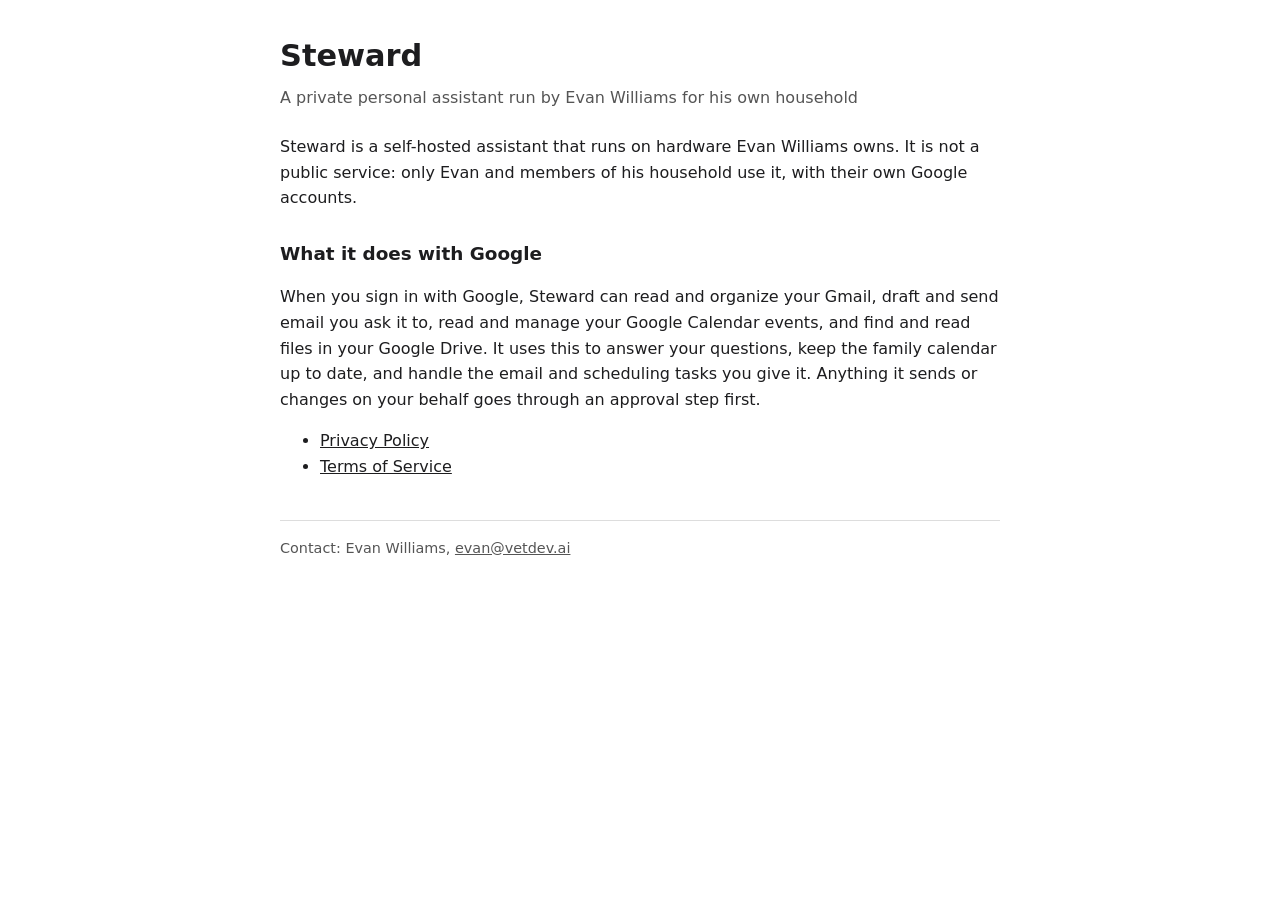
<file: index.html>
<!doctype html>
<html lang="en">
<head>
<meta charset="utf-8">
<meta name="viewport" content="width=device-width, initial-scale=1">
<title>Steward - personal assistant</title>
<link rel="stylesheet" href="style.css">
</head>
<body>
<main>
<h1>Steward</h1>
<p class="meta">A private personal assistant run by Evan Williams for his own household</p>

<p>Steward is a self-hosted assistant that runs on hardware Evan Williams owns. It is not a public service: only
Evan and members of his household use it, with their own Google accounts.</p>

<h2>What it does with Google</h2>
<p>When you sign in with Google, Steward can read and organize your Gmail, draft and send email you ask it to,
read and manage your Google Calendar events, and find and read files in your Google Drive. It uses this to answer
your questions, keep the family calendar up to date, and handle the email and scheduling tasks you give it. Anything
it sends or changes on your behalf goes through an approval step first.</p>

<ul>
<li><a href="privacy.html">Privacy Policy</a></li>
<li><a href="terms.html">Terms of Service</a></li>
</ul>

<footer>Contact: Evan Williams, <a href="mailto:evan@vetdev.ai">evan@vetdev.ai</a></footer>
</main>
</body>
</html>
</file>
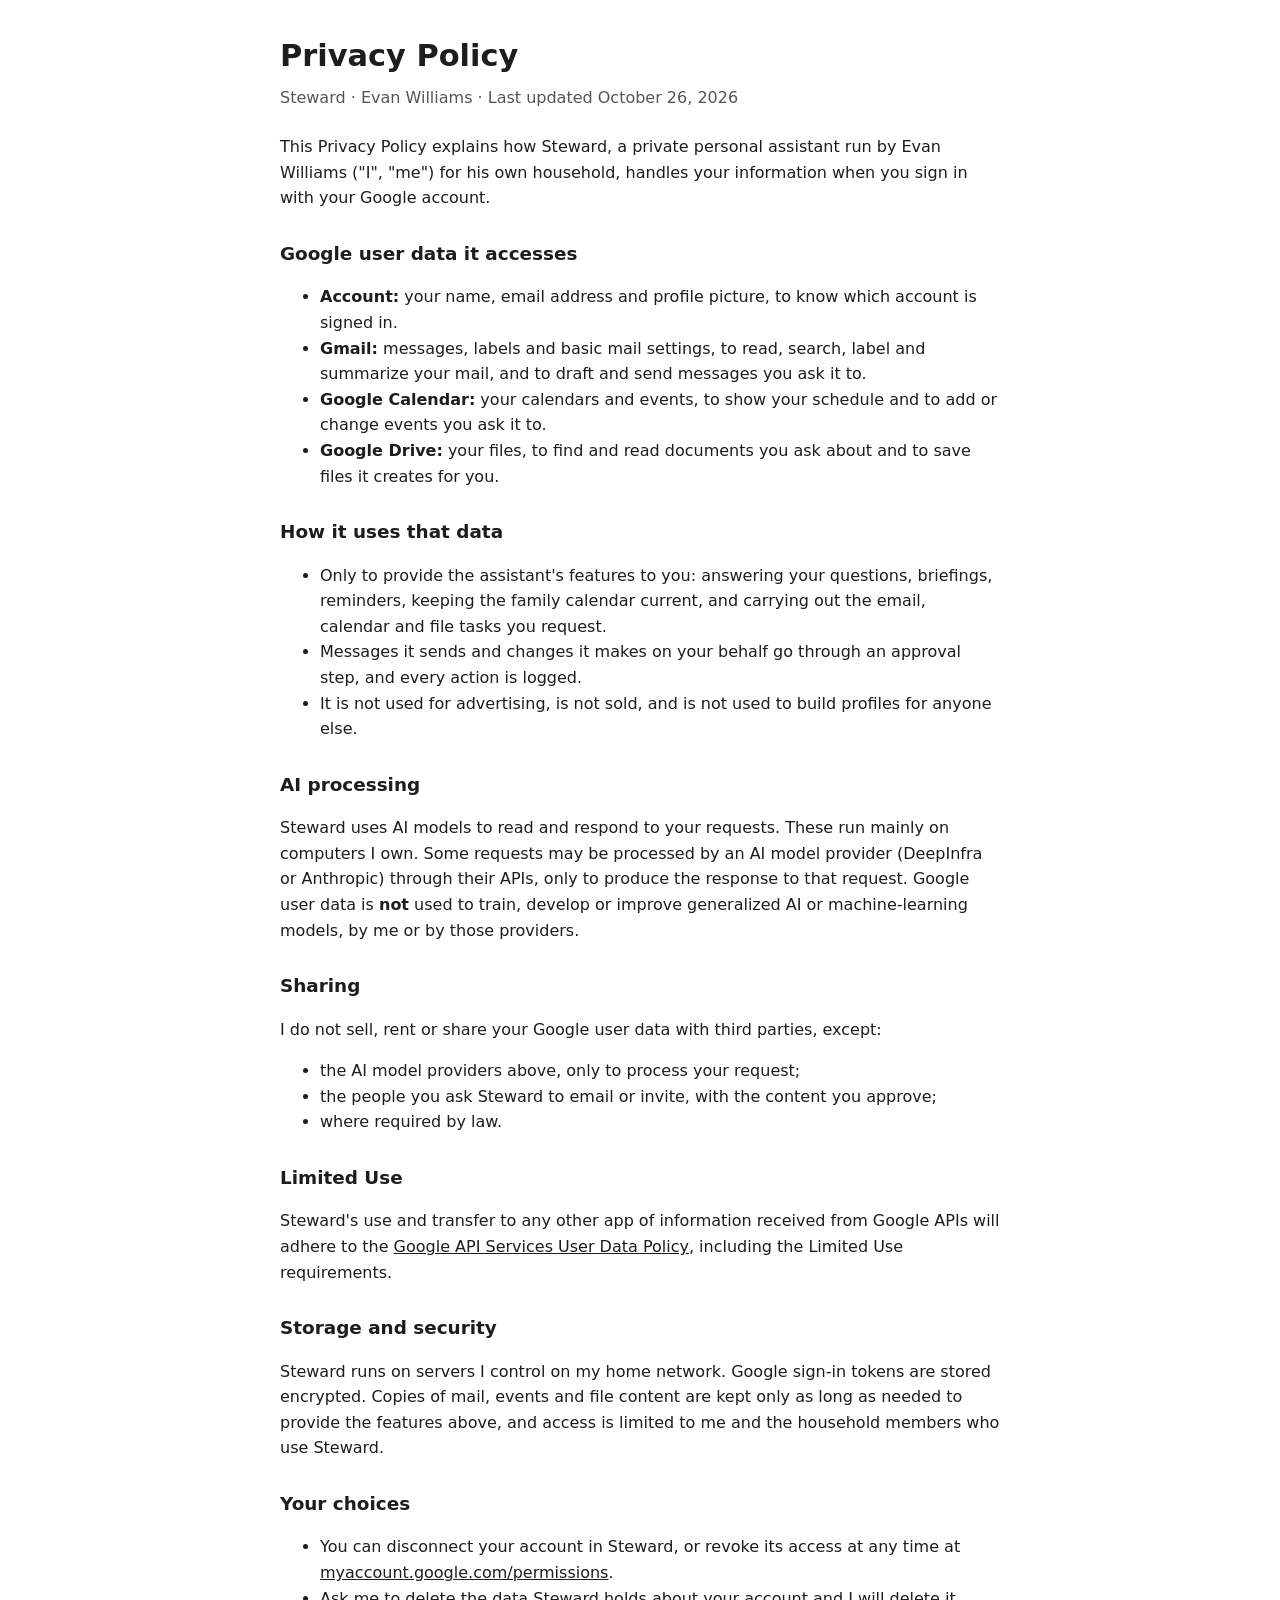
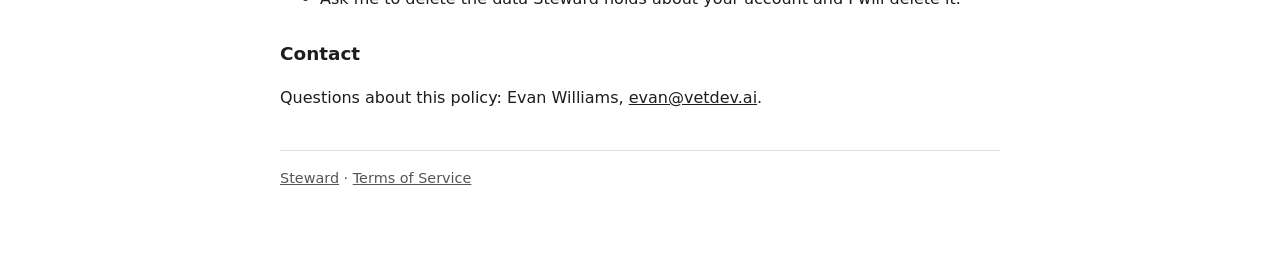
<file: privacy.html>
<!doctype html>
<html lang="en">
<head>
<meta charset="utf-8">
<meta name="viewport" content="width=device-width, initial-scale=1">
<title>Privacy Policy - Steward</title>
<link rel="stylesheet" href="style.css">
</head>
<body>
<main>
<h1>Privacy Policy</h1>
<p class="meta">Steward &middot; Evan Williams &middot; Last updated October 26, 2026</p>

<p>This Privacy Policy explains how Steward, a private personal assistant run by Evan Williams ("I", "me") for his
own household, handles your information when you sign in with your Google account.</p>

<h2>Google user data it accesses</h2>
<ul>
<li><strong>Account:</strong> your name, email address and profile picture, to know which account is signed
in.</li>
<li><strong>Gmail:</strong> messages, labels and basic mail settings, to read, search, label and summarize your
mail, and to draft and send messages you ask it to.</li>
<li><strong>Google Calendar:</strong> your calendars and events, to show your schedule and to add or change events
you ask it to.</li>
<li><strong>Google Drive:</strong> your files, to find and read documents you ask about and to save files it
creates for you.</li>
</ul>

<h2>How it uses that data</h2>
<ul>
<li>Only to provide the assistant's features to you: answering your questions, briefings, reminders, keeping the
family calendar current, and carrying out the email, calendar and file tasks you request.</li>
<li>Messages it sends and changes it makes on your behalf go through an approval step, and every action is
logged.</li>
<li>It is not used for advertising, is not sold, and is not used to build profiles for anyone else.</li>
</ul>

<h2>AI processing</h2>
<p>Steward uses AI models to read and respond to your requests. These run mainly on computers I own. Some requests
may be processed by an AI model provider (DeepInfra or Anthropic) through their APIs, only to produce the response
to that request. Google user data is <strong>not</strong> used to train, develop or improve generalized AI or
machine-learning models, by me or by those providers.</p>

<h2>Sharing</h2>
<p>I do not sell, rent or share your Google user data with third parties, except:</p>
<ul>
<li>the AI model providers above, only to process your request;</li>
<li>the people you ask Steward to email or invite, with the content you approve;</li>
<li>where required by law.</li>
</ul>

<h2>Limited Use</h2>
<p>Steward's use and transfer to any other app of information received from Google APIs will adhere to the
<a href="https://developers.google.com/terms/api-services-user-data-policy">Google API Services User Data Policy</a>,
including the Limited Use requirements.</p>

<h2>Storage and security</h2>
<p>Steward runs on servers I control on my home network. Google sign-in tokens are stored encrypted. Copies of
mail, events and file content are kept only as long as needed to provide the features above, and access is limited
to me and the household members who use Steward.</p>

<h2>Your choices</h2>
<ul>
<li>You can disconnect your account in Steward, or revoke its access at any time at
<a href="https://myaccount.google.com/permissions">myaccount.google.com/permissions</a>.</li>
<li>Ask me to delete the data Steward holds about your account and I will delete it.</li>
</ul>

<h2>Contact</h2>
<p>Questions about this policy: Evan Williams, <a href="mailto:evan@vetdev.ai">evan@vetdev.ai</a>.</p>

<footer><a href="index.html">Steward</a> &middot; <a href="terms.html">Terms of Service</a></footer>
</main>
</body>
</html>
</file>
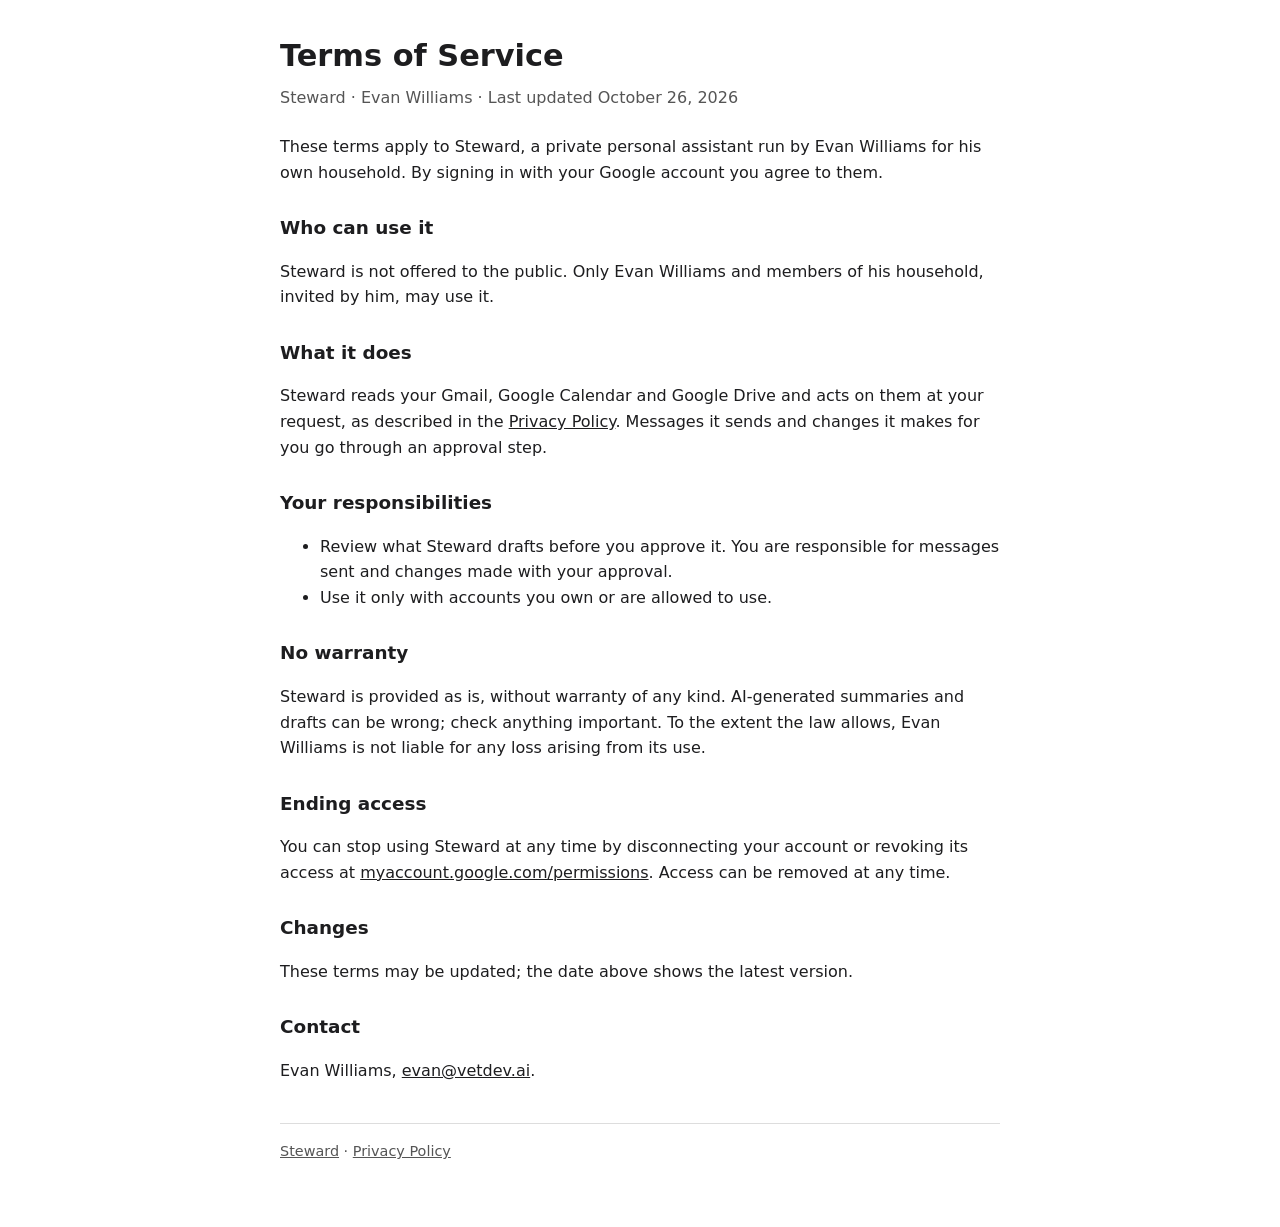
<file: terms.html>
<!doctype html>
<html lang="en">
<head>
<meta charset="utf-8">
<meta name="viewport" content="width=device-width, initial-scale=1">
<title>Terms of Service - Steward</title>
<link rel="stylesheet" href="style.css">
</head>
<body>
<main>
<h1>Terms of Service</h1>
<p class="meta">Steward &middot; Evan Williams &middot; Last updated October 26, 2026</p>

<p>These terms apply to Steward, a private personal assistant run by Evan Williams for his own household. By
signing in with your Google account you agree to them.</p>

<h2>Who can use it</h2>
<p>Steward is not offered to the public. Only Evan Williams and members of his household, invited by him, may use
it.</p>

<h2>What it does</h2>
<p>Steward reads your Gmail, Google Calendar and Google Drive and acts on them at your request, as described in
the <a href="privacy.html">Privacy Policy</a>. Messages it sends and changes it makes for you go through an approval
step.</p>

<h2>Your responsibilities</h2>
<ul>
<li>Review what Steward drafts before you approve it. You are responsible for messages sent and changes made with
your approval.</li>
<li>Use it only with accounts you own or are allowed to use.</li>
</ul>

<h2>No warranty</h2>
<p>Steward is provided as is, without warranty of any kind. AI-generated summaries and drafts can be wrong; check
anything important. To the extent the law allows, Evan Williams is not liable for any loss arising from its
use.</p>

<h2>Ending access</h2>
<p>You can stop using Steward at any time by disconnecting your account or revoking its access at
<a href="https://myaccount.google.com/permissions">myaccount.google.com/permissions</a>. Access can be removed at any
time.</p>

<h2>Changes</h2>
<p>These terms may be updated; the date above shows the latest version.</p>

<h2>Contact</h2>
<p>Evan Williams, <a href="mailto:evan@vetdev.ai">evan@vetdev.ai</a>.</p>

<footer><a href="index.html">Steward</a> &middot; <a href="privacy.html">Privacy Policy</a></footer>
</main>
</body>
</html>
</file>
<file: style.css>
:root { color-scheme: light dark; --ink: #1d1d1f; --muted: #555; --bg: #fff; --line: #ddd; }
@media (prefers-color-scheme: dark) { :root { --ink: #eee; --muted: #aaa; --bg: #161616; --line: #333; } }
body { margin: 0; background: var(--bg); color: var(--ink); font: 16px/1.6 -apple-system, system-ui, sans-serif; }
main { max-width: 720px; margin: 0 auto; padding: 32px 16px 64px; }
h1 { font-size: 1.9rem; margin: 0 0 4px; }
h2 { font-size: 1.15rem; margin: 28px 0 6px; }
.meta { color: var(--muted); margin: 0 0 24px; }
a { color: inherit; }
footer { margin-top: 40px; padding-top: 16px; border-top: 1px solid var(--line); color: var(--muted); font-size: 0.9rem; }
</file>
